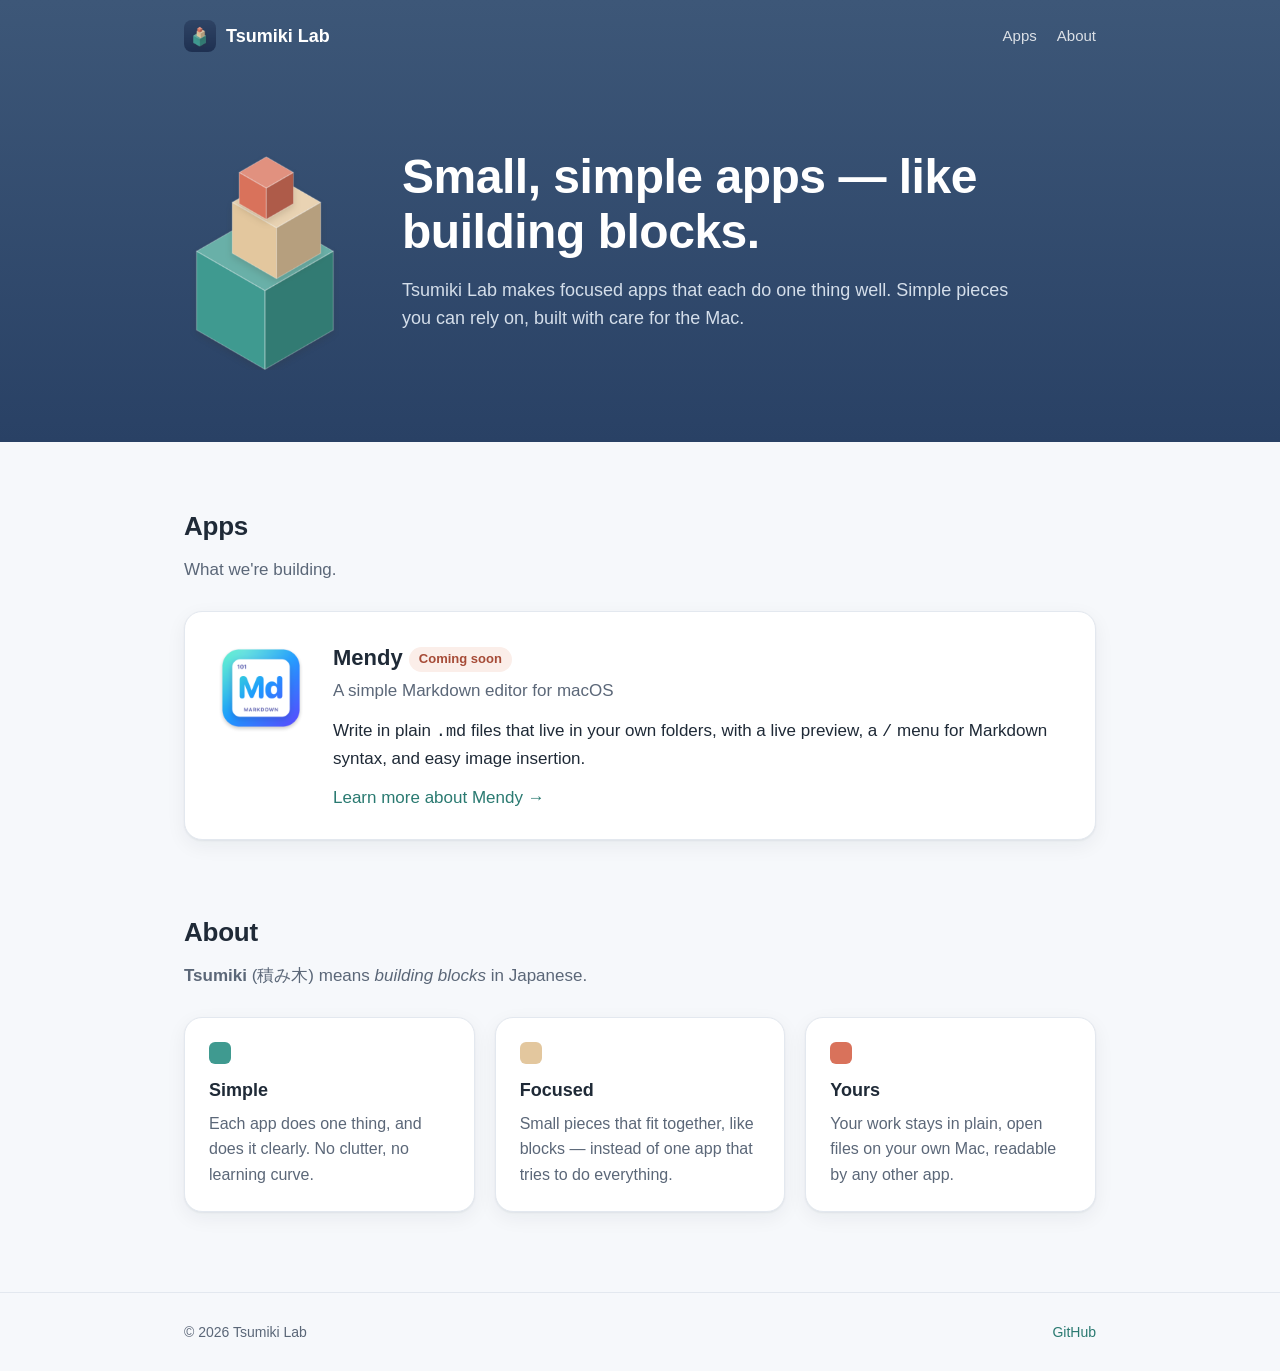
<file: index.html>
<!doctype html>
<html lang="en">
<head>
  <meta charset="utf-8">
  <meta name="viewport" content="width=device-width, initial-scale=1">
  <title>Tsumiki Lab — Small, simple apps</title>
  <meta name="description" content="Tsumiki Lab makes small, simple apps — like building blocks. Coming soon: Mendy, a simple Markdown editor for macOS.">
  <link rel="canonical" href="https://tsumikilab.app/">
  <meta name="theme-color" content="#2f4a6a">
  <link rel="icon" type="image/png" sizes="32x32" href="/assets/favicon-32.png">
  <link rel="apple-touch-icon" href="/assets/apple-touch-icon.png">
  <meta property="og:type" content="website">
  <meta property="og:site_name" content="Tsumiki Lab">
  <meta property="og:title" content="Tsumiki Lab — Small, simple apps">
  <meta property="og:description" content="Small, simple apps — like building blocks.">
  <meta property="og:url" content="https://tsumikilab.app/">
  <meta property="og:image" content="https://tsumikilab.app/assets/og-image.png">
  <meta name="twitter:card" content="summary_large_image">
  <link rel="stylesheet" href="/assets/style.css">
</head>
<body>
  <header class="hero">
    <div class="wrap">
      <div class="topbar">
        <a class="brand" href="/"><img src="/assets/apple-touch-icon.png" alt="">Tsumiki Lab</a>
        <nav aria-label="Main">
          <a href="#apps">Apps</a>
          <a href="#about">About</a>
        </nav>
      </div>
      <div class="hero-body">
        <img class="mark" src="/assets/logo-cubes.png" alt="Three stacked building blocks: a large teal cube, a sand cube, and a small coral cube">
        <div>
          <h1>Small, simple apps — like building blocks.</h1>
          <p>Tsumiki Lab makes focused apps that each do one thing well. Simple pieces you can rely on, built with care for the Mac.</p>
        </div>
      </div>
    </div>
  </header>

  <main>
    <section id="apps">
      <div class="wrap">
        <h2>Apps</h2>
        <p class="lead">What we're building.</p>
        <article class="card app-card">
          <img src="/assets/mendy-icon.png" alt="Mendy app icon: a periodic-table tile reading Md 101">
          <div>
            <h3>Mendy <span class="pill">Coming soon</span></h3>
            <p class="tagline">A simple Markdown editor for macOS</p>
            <p>Write in plain <code>.md</code> files that live in your own folders, with a live preview, a <code>/</code> menu for Markdown syntax, and easy image insertion.</p>
            <a href="/mendy/">Learn more about Mendy →</a>
          </div>
        </article>
      </div>
    </section>

    <section id="about">
      <div class="wrap">
        <h2>About</h2>
        <p class="lead"><b>Tsumiki</b> (積み木) means <i>building blocks</i> in Japanese.</p>
        <div class="grid">
          <div class="card">
            <span class="block teal" aria-hidden="true"></span>
            <h3>Simple</h3>
            <p>Each app does one thing, and does it clearly. No clutter, no learning curve.</p>
          </div>
          <div class="card">
            <span class="block sand" aria-hidden="true"></span>
            <h3>Focused</h3>
            <p>Small pieces that fit together, like blocks — instead of one app that tries to do everything.</p>
          </div>
          <div class="card">
            <span class="block coral" aria-hidden="true"></span>
            <h3>Yours</h3>
            <p>Your work stays in plain, open files on your own Mac, readable by any other app.</p>
          </div>
        </div>
      </div>
    </section>
  </main>

  <footer>
    <div class="wrap">
      <span>© 2026 Tsumiki Lab</span>
      <a href="https://github.com/tsumikilab">GitHub</a>
    </div>
  </footer>
</body>
</html>
</file>
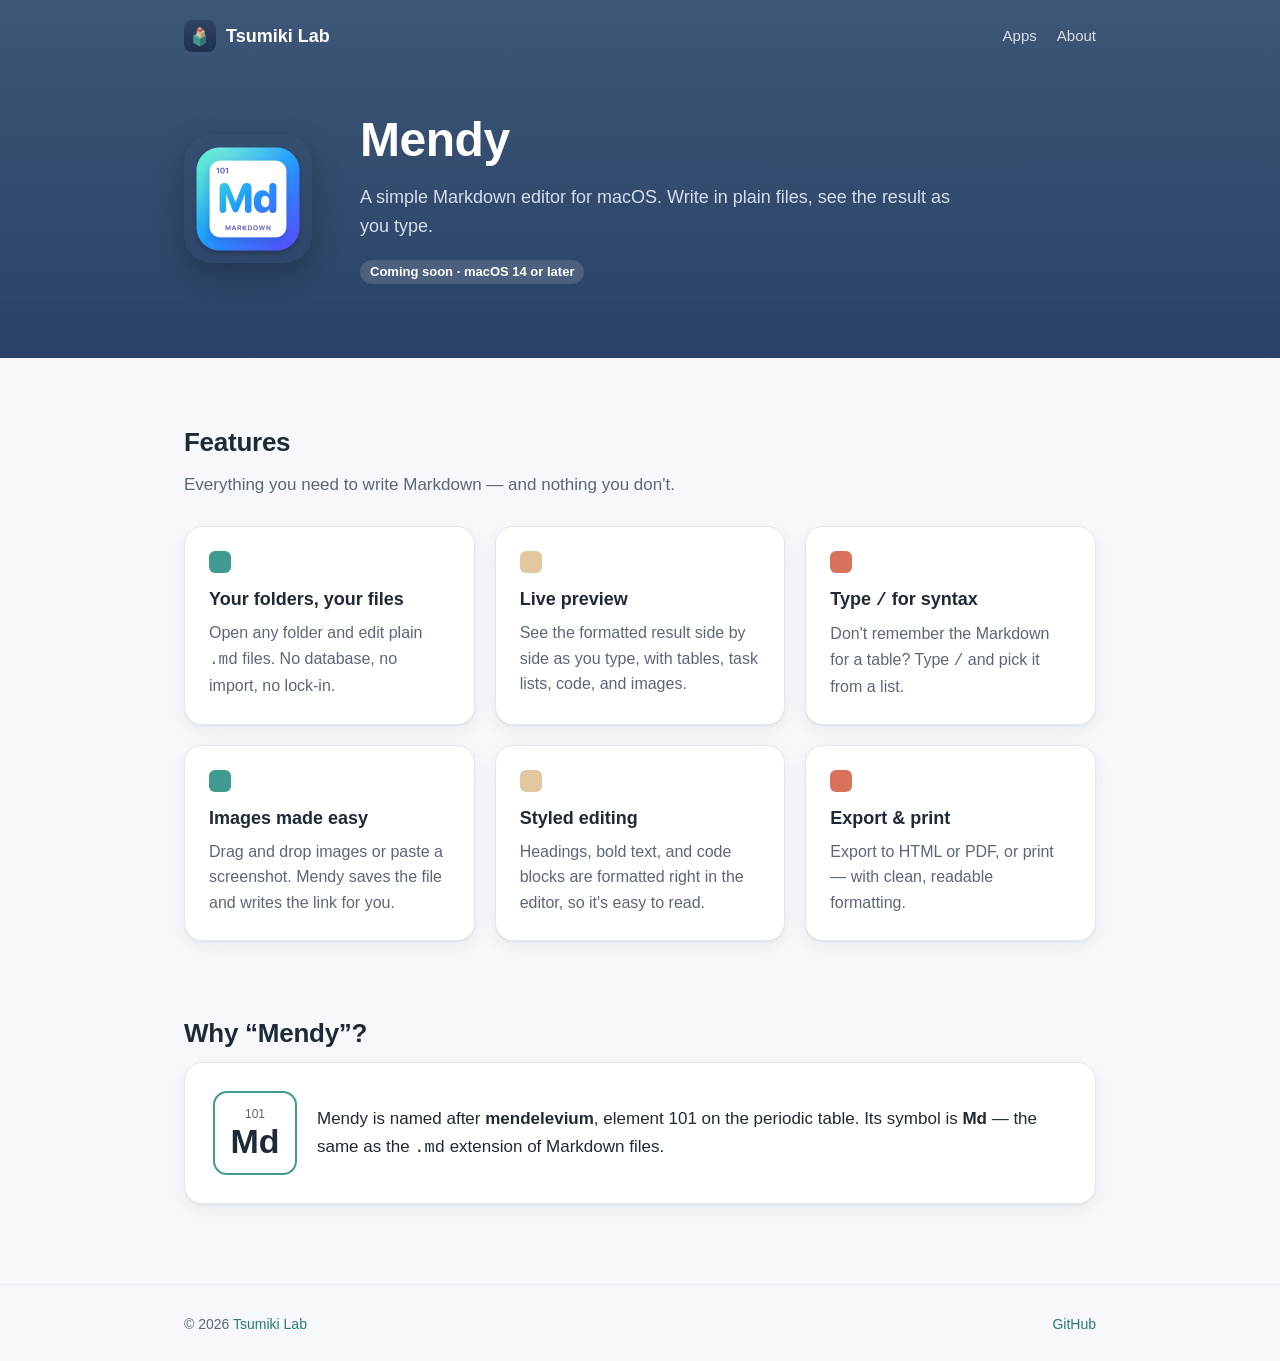
<file: mendy/index.html>
<!doctype html>
<html lang="en">
<head>
  <meta charset="utf-8">
  <meta name="viewport" content="width=device-width, initial-scale=1">
  <title>Mendy — A simple Markdown editor for macOS · Tsumiki Lab</title>
  <meta name="description" content="Mendy is a simple Markdown editor for macOS: plain .md files in your own folders, live preview, a / menu for Markdown syntax, and easy images. Coming soon.">
  <link rel="canonical" href="https://tsumikilab.app/mendy/">
  <meta name="theme-color" content="#2f4a6a">
  <link rel="icon" type="image/png" sizes="32x32" href="/assets/favicon-32.png">
  <link rel="apple-touch-icon" href="/assets/apple-touch-icon.png">
  <meta property="og:type" content="website">
  <meta property="og:site_name" content="Tsumiki Lab">
  <meta property="og:title" content="Mendy — A simple Markdown editor for macOS">
  <meta property="og:description" content="Plain Markdown files in your own folders, with live preview and a / menu for syntax. Coming soon.">
  <meta property="og:url" content="https://tsumikilab.app/mendy/">
  <meta property="og:image" content="https://tsumikilab.app/assets/og-image.png">
  <meta name="twitter:card" content="summary_large_image">
  <link rel="stylesheet" href="/assets/style.css">
</head>
<body>
  <header class="hero">
    <div class="wrap">
      <div class="topbar">
        <a class="brand" href="/"><img src="/assets/apple-touch-icon.png" alt="">Tsumiki Lab</a>
        <nav aria-label="Main">
          <a href="/#apps">Apps</a>
          <a href="/#about">About</a>
        </nav>
      </div>
      <div class="hero-body">
        <img class="app-icon" src="/assets/mendy-icon.png" alt="Mendy app icon: a periodic-table tile reading Md 101">
        <div>
          <h1>Mendy</h1>
          <p>A simple Markdown editor for macOS. Write in plain files, see the result as you type.</p>
          <p style="margin-top: 16px"><span class="pill">Coming soon · macOS 14 or later</span></p>
        </div>
      </div>
    </div>
  </header>

  <main>
    <section>
      <div class="wrap">
        <h2>Features</h2>
        <p class="lead">Everything you need to write Markdown — and nothing you don't.</p>
        <div class="grid">
          <div class="card">
            <span class="block teal" aria-hidden="true"></span>
            <h3>Your folders, your files</h3>
            <p>Open any folder and edit plain <code>.md</code> files. No database, no import, no lock-in.</p>
          </div>
          <div class="card">
            <span class="block sand" aria-hidden="true"></span>
            <h3>Live preview</h3>
            <p>See the formatted result side by side as you type, with tables, task lists, code, and images.</p>
          </div>
          <div class="card">
            <span class="block coral" aria-hidden="true"></span>
            <h3>Type <code>/</code> for syntax</h3>
            <p>Don't remember the Markdown for a table? Type <code>/</code> and pick it from a list.</p>
          </div>
          <div class="card">
            <span class="block teal" aria-hidden="true"></span>
            <h3>Images made easy</h3>
            <p>Drag and drop images or paste a screenshot. Mendy saves the file and writes the link for you.</p>
          </div>
          <div class="card">
            <span class="block sand" aria-hidden="true"></span>
            <h3>Styled editing</h3>
            <p>Headings, bold text, and code blocks are formatted right in the editor, so it's easy to read.</p>
          </div>
          <div class="card">
            <span class="block coral" aria-hidden="true"></span>
            <h3>Export &amp; print</h3>
            <p>Export to HTML or PDF, or print — with clean, readable formatting.</p>
          </div>
        </div>
      </div>
    </section>

    <section>
      <div class="wrap">
        <h2>Why “Mendy”?</h2>
        <div class="card note">
          <div class="element" aria-hidden="true"><div><small>101</small><b>Md</b></div></div>
          <p>Mendy is named after <b>mendelevium</b>, element 101 on the periodic table. Its symbol is <b>Md</b> — the same as the <code>.md</code> extension of Markdown files.</p>
        </div>
      </div>
    </section>
  </main>

  <footer>
    <div class="wrap">
      <span>© 2026 <a href="/">Tsumiki Lab</a></span>
      <a href="https://github.com/tsumikilab">GitHub</a>
    </div>
  </footer>
</body>
</html>
</file>
<file: assets/style.css>
/* Tsumiki Lab — site styles. Light: cool off-white; dark: navy. Brand colors from the logo. */
:root {
  --navy-top: #3d5778;
  --navy-bottom: #294165;
  --teal: #3f9a90;
  --sand: #e3c79e;
  --coral: #d9725b;

  --bg: #f6f8fb;
  --surface: #ffffff;
  --text: #1f2a37;
  --muted: #5b6778;
  --border: #e3e8ef;
  --link: #2a7a71;
  --pill-bg: #fbeee9;
  --pill-text: #a64b37;
  --shadow: 0 1px 2px rgba(20, 32, 54, 0.06), 0 6px 20px rgba(20, 32, 54, 0.06);
  color-scheme: light;
}

@media (prefers-color-scheme: dark) {
  :root {
    --bg: #142036;
    --surface: #1c2b45;
    --text: #e8eef6;
    --muted: #a7b4c6;
    --border: #2a3b58;
    --link: #6cc5b8;
    --pill-bg: #3a2a30;
    --pill-text: #f0a08e;
    --shadow: 0 1px 2px rgba(0, 0, 0, 0.2), 0 6px 20px rgba(0, 0, 0, 0.25);
    color-scheme: dark;
  }
}

*, *::before, *::after { box-sizing: border-box; }

html { -webkit-text-size-adjust: 100%; }

body {
  margin: 0;
  background: var(--bg);
  color: var(--text);
  font: 17px/1.6 -apple-system, BlinkMacSystemFont, "Segoe UI", "Hiragino Sans", "Noto Sans JP", sans-serif;
  -webkit-font-smoothing: antialiased;
}

img { max-width: 100%; height: auto; display: block; }

a { color: var(--link); text-decoration: none; }
a:hover { text-decoration: underline; }
a:focus-visible { outline: 2px solid var(--teal); outline-offset: 3px; border-radius: 4px; }

.wrap { max-width: 960px; margin: 0 auto; padding-inline: 24px; }

/* Navy hero band (same in light and dark) */
.hero {
  background: linear-gradient(180deg, var(--navy-top), var(--navy-bottom));
  color: #ffffff;
  padding-bottom: 72px;
}
.hero a { color: #ffffff; }

.topbar {
  display: flex;
  align-items: center;
  justify-content: space-between;
  gap: 16px;
  padding-block: 20px;
}
.brand { display: flex; align-items: center; gap: 10px; font-weight: 700; font-size: 18px; }
.brand img { width: 32px; height: 32px; border-radius: 8px; }
.topbar nav { display: flex; gap: 20px; font-size: 15px; }
.topbar nav a { color: rgba(255, 255, 255, 0.82); }
.topbar nav a:hover { color: #ffffff; }

.hero-body {
  display: grid;
  grid-template-columns: auto 1fr;
  align-items: center;
  gap: 48px;
  padding-top: 40px;
}
.hero-body .mark { width: 170px; }
.hero h1 {
  margin: 0 0 16px;
  font-size: clamp(32px, 5vw, 48px);
  line-height: 1.15;
  letter-spacing: -0.01em;
}
.hero p { margin: 0; max-width: 34em; color: #d4deea; font-size: 18px; }
.hero .app-icon { width: 128px; border-radius: 28px; box-shadow: 0 10px 30px rgba(0, 0, 0, 0.25); }

/* Sections */
section { padding-block: 64px 8px; }
section h2 { margin: 0 0 8px; font-size: 26px; letter-spacing: -0.01em; }
section .lead { margin: 0 0 28px; color: var(--muted); }

.card {
  background: var(--surface);
  border: 1px solid var(--border);
  border-radius: 18px;
  box-shadow: var(--shadow);
  padding: 28px;
}

.app-card { display: grid; grid-template-columns: 96px 1fr; gap: 24px; align-items: start; }
.app-card img { width: 96px; border-radius: 22px; }
.app-card h3 { margin: 0; font-size: 22px; }
.app-card .tagline { margin: 2px 0 12px; color: var(--muted); }
.app-card p { margin: 0 0 12px; }

.pill {
  display: inline-block;
  padding: 2px 10px;
  border-radius: 999px;
  background: var(--pill-bg);
  color: var(--pill-text);
  font-size: 13px;
  font-weight: 600;
  vertical-align: middle;
}
.hero .pill { background: rgba(255, 255, 255, 0.14); color: #ffffff; }

.grid { display: grid; grid-template-columns: repeat(3, 1fr); gap: 20px; }
.grid .card { padding: 24px; }
.grid h3 { margin: 12px 0 6px; font-size: 18px; }
.grid p { margin: 0; color: var(--muted); font-size: 16px; }

/* Small colored block used as a bullet, echoing the logo */
.block { width: 22px; height: 22px; border-radius: 6px; display: block; }
.block.teal { background: var(--teal); }
.block.sand { background: var(--sand); }
.block.coral { background: var(--coral); }

.note { display: grid; grid-template-columns: auto 1fr; gap: 20px; align-items: center; }
.note .element {
  width: 84px; height: 84px; border-radius: 14px;
  background: var(--surface); border: 2px solid var(--teal);
  display: grid; place-items: center; line-height: 1;
  color: var(--text);
}
.note .element b { font-size: 34px; }
.note .element small { display: block; font-size: 12px; color: var(--muted); text-align: center; margin-bottom: 4px; }
.note p { margin: 0; }

footer {
  margin-top: 72px;
  padding-block: 28px;
  border-top: 1px solid var(--border);
  color: var(--muted);
  font-size: 14px;
}
footer .wrap { display: flex; flex-wrap: wrap; justify-content: space-between; gap: 12px; }

/* Narrow screens */
@media (max-width: 760px) {
  .hero-body { grid-template-columns: 1fr; gap: 28px; padding-top: 16px; text-align: center; }
  .hero-body .mark, .hero .app-icon { margin: 0 auto; }
  .hero-body .mark { width: 120px; }
  .hero p { margin-inline: auto; }
  .grid { grid-template-columns: 1fr; }
  .app-card { grid-template-columns: 1fr; }
  .topbar nav { gap: 14px; }
}
</file>
